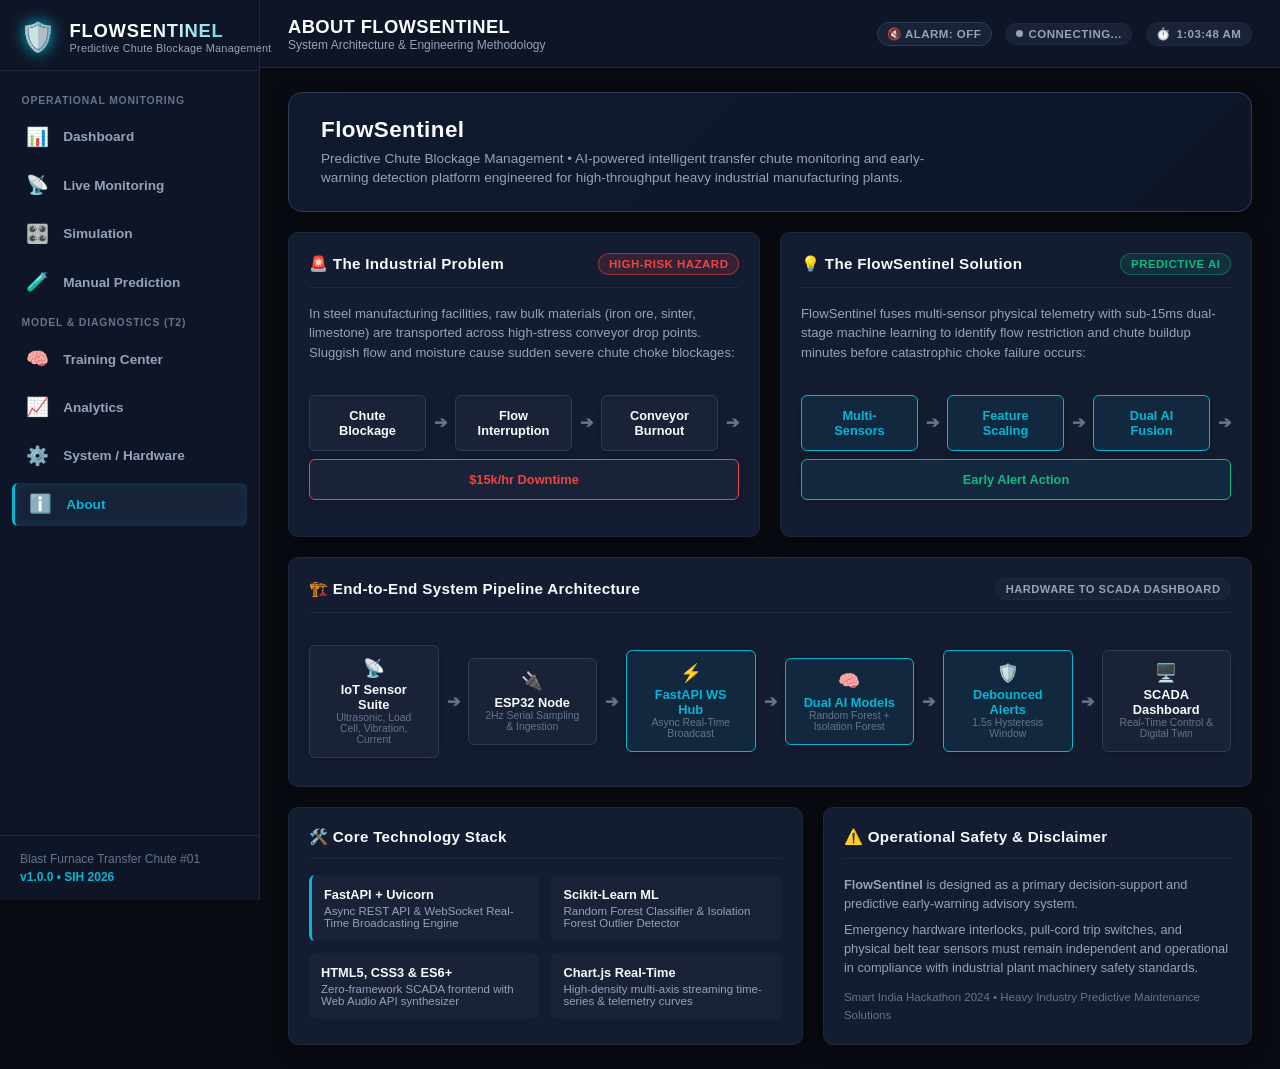
<file: team1-frontend/about.html>
<!DOCTYPE html>
<html lang="en">
<head>
  <meta charset="UTF-8">
  <meta name="viewport" content="width=device-width, initial-scale=1.0">
  <title>FlowSentinel - About the System</title>
  
  <!-- CSS Stylesheets -->
  <link rel="stylesheet" href="css/styles.css">
</head>
<body>

  <div id="app-root">
    <!-- Shared Sidebar Container -->
    <div id="sidebar-container"></div>

    <!-- Main Content Area -->
    <div class="fs-main-wrapper">
      <!-- Shared Header Container -->
      <div id="header-container"></div>

      <!-- Main About Viewport -->
      <main class="fs-content">

        <!-- 1. Hero Overview -->
        <section class="hero-banner">
          <div class="hero-content">
            <h2>FlowSentinel</h2>
            <p>Predictive Chute Blockage Management • AI-powered intelligent transfer chute monitoring and early-warning detection platform engineered for high-throughput heavy industrial manufacturing plants.</p>
          </div>
        </section>

        <!-- 2. The Operational Problem vs Solution -->
        <div style="display: grid; grid-template-columns: 1fr 1fr; gap: 1.25rem;">
          
          <!-- The Problem -->
          <section class="card">
            <div class="card-header">
              <h3>🚨 The Industrial Problem</h3>
              <span class="badge critical">HIGH-RISK HAZARD</span>
            </div>

            <p style="font-size: 0.82rem; color: var(--fs-text-secondary); line-height: 1.5;">
              In steel manufacturing facilities, raw bulk materials (iron ore, sinter, limestone) are transported across high-stress conveyor drop points. Sluggish flow and moisture cause sudden severe chute choke blockages:
            </p>

            <div class="flow-diagram">
              <div class="flow-node">Chute Blockage</div>
              <div class="flow-arrow">➔</div>
              <div class="flow-node">Flow Interruption</div>
              <div class="flow-arrow">➔</div>
              <div class="flow-node">Conveyor Burnout</div>
              <div class="flow-arrow">➔</div>
              <div class="flow-node" style="border-color: var(--fs-status-critical); color: var(--fs-status-critical);">$15k/hr Downtime</div>
            </div>
          </section>

          <!-- The Solution -->
          <section class="card">
            <div class="card-header">
              <h3>💡 The FlowSentinel Solution</h3>
              <span class="badge normal">PREDICTIVE AI</span>
            </div>

            <p style="font-size: 0.82rem; color: var(--fs-text-secondary); line-height: 1.5;">
              FlowSentinel fuses multi-sensor physical telemetry with sub-15ms dual-stage machine learning to identify flow restriction and chute buildup minutes before catastrophic choke failure occurs:
            </p>

            <div class="flow-diagram">
              <div class="flow-node highlight">Multi-Sensors</div>
              <div class="flow-arrow">➔</div>
              <div class="flow-node highlight">Feature Scaling</div>
              <div class="flow-arrow">➔</div>
              <div class="flow-node highlight">Dual AI Fusion</div>
              <div class="flow-arrow">➔</div>
              <div class="flow-node highlight" style="border-color: var(--fs-status-normal); color: var(--fs-status-normal);">Early Alert Action</div>
            </div>
          </section>
        </div>

        <!-- 3. Full System Engineering Architecture Flow -->
        <section class="card">
          <div class="card-header">
            <h3>🏗️ End-to-End System Pipeline Architecture</h3>
            <span class="badge" style="font-size: 0.7rem;">HARDWARE TO SCADA DASHBOARD</span>
          </div>

          <div style="display: flex; flex-direction: column; gap: 1rem; margin-top: 0.5rem;">
            <div class="flow-diagram" style="padding: 0.5rem 0;">
              <div class="flow-node">
                <div style="font-size: 1.1rem; margin-bottom: 0.2rem;">📡</div>
                <div>IoT Sensor Suite</div>
                <div style="font-size: 0.65rem; color: var(--fs-text-muted); font-weight: 500;">Ultrasonic, Load Cell, Vibration, Current</div>
              </div>
              <div class="flow-arrow">➔</div>
              <div class="flow-node">
                <div style="font-size: 1.1rem; margin-bottom: 0.2rem;">🔌</div>
                <div>ESP32 Node</div>
                <div style="font-size: 0.65rem; color: var(--fs-text-muted); font-weight: 500;">2Hz Serial Sampling & Ingestion</div>
              </div>
              <div class="flow-arrow">➔</div>
              <div class="flow-node highlight">
                <div style="font-size: 1.1rem; margin-bottom: 0.2rem;">⚡</div>
                <div>FastAPI WS Hub</div>
                <div style="font-size: 0.65rem; color: var(--fs-text-muted); font-weight: 500;">Async Real-Time Broadcast</div>
              </div>
              <div class="flow-arrow">➔</div>
              <div class="flow-node highlight">
                <div style="font-size: 1.1rem; margin-bottom: 0.2rem;">🧠</div>
                <div>Dual AI Models</div>
                <div style="font-size: 0.65rem; color: var(--fs-text-muted); font-weight: 500;">Random Forest + Isolation Forest</div>
              </div>
              <div class="flow-arrow">➔</div>
              <div class="flow-node highlight">
                <div style="font-size: 1.1rem; margin-bottom: 0.2rem;">🛡️</div>
                <div>Debounced Alerts</div>
                <div style="font-size: 0.65rem; color: var(--fs-text-muted); font-weight: 500;">1.5s Hysteresis Window</div>
              </div>
              <div class="flow-arrow">➔</div>
              <div class="flow-node">
                <div style="font-size: 1.1rem; margin-bottom: 0.2rem;">🖥️</div>
                <div>SCADA Dashboard</div>
                <div style="font-size: 0.65rem; color: var(--fs-text-muted); font-weight: 500;">Real-Time Control & Digital Twin</div>
              </div>
            </div>
          </div>
        </section>

        <!-- 4. Verified Technology Stack & Industrial Disclaimer -->
        <div style="display: grid; grid-template-columns: 1.2fr 1fr; gap: 1.25rem;">
          
          <section class="card">
            <div class="card-header">
              <h3>🛠️ Core Technology Stack</h3>
            </div>
            <div style="display: grid; grid-template-columns: repeat(2, 1fr); gap: 0.75rem; font-size: 0.8rem;">
              <div style="background: var(--fs-bg-input); padding: 0.75rem; border-radius: var(--fs-radius-sm); border-left: 3px solid var(--fs-accent-cyan);">
                <div style="font-weight: 700; color: var(--fs-text-primary);">FastAPI + Uvicorn</div>
                <div style="font-size: 0.72rem; color: var(--fs-text-secondary); margin-top: 0.2rem;">Async REST API & WebSocket Real-Time Broadcasting Engine</div>
              </div>
              <div style="background: var(--fs-bg-input); padding: 0.75rem; border-radius: var(--fs-radius-sm); border-left: 3px solid #f59e0b);">
                <div style="font-weight: 700; color: var(--fs-text-primary);">Scikit-Learn ML</div>
                <div style="font-size: 0.72rem; color: var(--fs-text-secondary); margin-top: 0.2rem;">Random Forest Classifier & Isolation Forest Outlier Detector</div>
              </div>
              <div style="background: var(--fs-bg-input); padding: 0.75rem; border-radius: var(--fs-radius-sm); border-left: 3px solid #10b981);">
                <div style="font-weight: 700; color: var(--fs-text-primary);">HTML5, CSS3 & ES6+</div>
                <div style="font-size: 0.72rem; color: var(--fs-text-secondary); margin-top: 0.2rem;">Zero-framework SCADA frontend with Web Audio API synthesizer</div>
              </div>
              <div style="background: var(--fs-bg-input); padding: 0.75rem; border-radius: var(--fs-radius-sm); border-left: 3px solid #a855f7);">
                <div style="font-weight: 700; color: var(--fs-text-primary);">Chart.js Real-Time</div>
                <div style="font-size: 0.72rem; color: var(--fs-text-secondary); margin-top: 0.2rem;">High-density multi-axis streaming time-series & telemetry curves</div>
              </div>
            </div>
          </section>

          <section class="card">
            <div class="card-header">
              <h3>⚠️ Operational Safety & Disclaimer</h3>
            </div>
            <div style="font-size: 0.8rem; color: var(--fs-text-secondary); line-height: 1.5;">
              <p>
                <strong>FlowSentinel</strong> is designed as a primary decision-support and predictive early-warning advisory system. 
              </p>
              <p style="margin-top: 0.4rem;">
                Emergency hardware interlocks, pull-cord trip switches, and physical belt tear sensors must remain independent and operational in compliance with industrial plant machinery safety standards.
              </p>
              <div style="margin-top: 0.75rem; font-size: 0.72rem; color: var(--fs-text-muted);">
                Smart India Hackathon 2024 • Heavy Industry Predictive Maintenance Solutions
              </div>
            </div>
          </section>

        </div>

      </main>
    </div>
  </div>

  <!-- Shared & Page Scripts -->
  <script src="js/navigation.js"></script>
  <script src="js/api.js"></script>
  <script src="js/about.js"></script>
</body>
</html>
</file>
<file: team1-frontend/css/styles.css>
/* ==========================================================================
   FlowSentinel - Design System & Global Stylesheet
   Product: FlowSentinel (Predictive Chute Blockage Management)
   ========================================================================== */

:root {
  /* Surface & Backgrounds */
  --fs-bg-base: #080b11;
  --fs-bg-surface: #0e1526;
  --fs-bg-card: #131c31;
  --fs-bg-card-hover: #18243e;
  --fs-bg-input: #192237;
  --fs-bg-input-focus: #1f2b45;
  
  /* Borders & Dividers */
  --fs-border-subtle: #1e293b;
  --fs-border-medium: #2c3c58;
  --fs-border-focus: #38bdf8;
  --fs-border-glow: rgba(56, 189, 248, 0.4);
  
  /* Typography */
  --fs-text-primary: #f8fafc;
  --fs-text-secondary: #94a3b8;
  --fs-text-muted: #64748b;
  --fs-font-sans: -apple-system, BlinkMacSystemFont, "Segoe UI", Roboto, Helvetica, Arial, sans-serif;
  --fs-font-mono: "JetBrains Mono", "Fira Code", Consolas, "Courier New", monospace;
  
  /* Risk & Status Colors */
  --fs-status-normal: #10b981;    /* 0 - 30% Risk */
  --fs-status-normal-glow: rgba(16, 185, 129, 0.3);
  --fs-status-warning: #f59e0b;   /* 30 - 60% Risk */
  --fs-status-warning-glow: rgba(245, 158, 11, 0.3);
  --fs-status-high: #f97316;      /* 60 - 80% Risk */
  --fs-status-high-glow: rgba(249, 115, 22, 0.35);
  --fs-status-critical: #ef4444;  /* 80 - 100% Risk */
  --fs-status-critical-glow: rgba(239, 68, 68, 0.45);
  --fs-status-anomaly: #a855f7;   /* Out of Distribution */
  --fs-status-anomaly-glow: rgba(168, 85, 247, 0.35);
  
  /* Connectivity */
  --fs-status-online: #10b981;
  --fs-status-offline: #ef4444;
  --fs-status-connecting: #38bdf8;
  
  /* Brand Accents */
  --fs-accent-cyan: #06b6d4;
  --fs-accent-blue: #3b82f6;
  --fs-accent-glow: rgba(6, 182, 212, 0.25);
  
  /* Dimensions & Spacing */
  --fs-sidebar-width: 260px;
  --fs-sidebar-collapsed: 72px;
  --fs-header-height: 68px;
  --fs-radius-sm: 6px;
  --fs-radius-md: 10px;
  --fs-radius-lg: 14px;
  --fs-shadow-card: 0 4px 20px rgba(0, 0, 0, 0.35);
  --fs-shadow-glow: 0 0 20px rgba(6, 182, 212, 0.2);
}

/* Base Resets */
* {
  box-sizing: border-box;
  margin: 0;
  padding: 0;
}

body {
  background-color: var(--fs-bg-base);
  color: var(--fs-text-primary);
  font-family: var(--fs-font-sans);
  min-height: 100vh;
  display: flex;
  overflow-x: hidden;
  -webkit-font-smoothing: antialiased;
}

/* ==========================================================================
   App Layout (Sidebar + Main View)
   ========================================================================== */

#app-root {
  display: flex;
  width: 100vw;
  min-height: 100vh;
}

/* Sidebar Styling */
.fs-sidebar {
  width: var(--fs-sidebar-width);
  background-color: var(--fs-bg-surface);
  border-right: 1px solid var(--fs-border-subtle);
  display: flex;
  flex-direction: column;
  flex-shrink: 0;
  transition: width 0.25s cubic-bezier(0.4, 0, 0.2, 1);
  z-index: 100;
  position: sticky;
  top: 0;
  height: 100vh;
}

.fs-brand {
  padding: 1.25rem 1.25rem 1rem;
  display: flex;
  align-items: center;
  gap: 0.85rem;
  border-bottom: 1px solid var(--fs-border-subtle);
}

.fs-brand-logo {
  font-size: 1.8rem;
  line-height: 1;
  display: flex;
  align-items: center;
  justify-content: center;
  filter: drop-shadow(0 0 8px var(--fs-accent-cyan));
}

.fs-brand-info h1 {
  font-size: 1.15rem;
  font-weight: 800;
  letter-spacing: 0.04em;
  color: var(--fs-text-primary);
  text-transform: uppercase;
  background: linear-gradient(135deg, #ffffff 40%, var(--fs-accent-cyan) 100%);
  -webkit-background-clip: text;
  -webkit-text-fill-color: transparent;
}

.fs-brand-info p {
  font-size: 0.68rem;
  color: var(--fs-text-secondary);
  font-weight: 500;
  letter-spacing: 0.02em;
  white-space: nowrap;
}

/* Navigation Links */
.fs-nav {
  padding: 1rem 0.75rem;
  flex: 1;
  overflow-y: auto;
  display: flex;
  flex-direction: column;
  gap: 0.35rem;
}

.fs-nav-section-title {
  font-size: 0.65rem;
  font-weight: 700;
  text-transform: uppercase;
  letter-spacing: 0.08em;
  color: var(--fs-text-muted);
  padding: 0.5rem 0.6rem 0.25rem;
}

.fs-nav-item {
  display: flex;
  align-items: center;
  gap: 0.85rem;
  padding: 0.65rem 0.85rem;
  color: var(--fs-text-secondary);
  text-decoration: none;
  font-size: 0.85rem;
  font-weight: 600;
  border-radius: var(--fs-radius-sm);
  transition: all 0.15s ease;
  position: relative;
}

.fs-nav-item:hover {
  background-color: var(--fs-bg-card-hover);
  color: var(--fs-text-primary);
}

.fs-nav-item.active {
  background-color: #162238;
  color: var(--fs-accent-cyan);
  border-left: 3px solid var(--fs-accent-cyan);
  box-shadow: inset 0 0 12px rgba(6, 182, 212, 0.15);
}

.fs-nav-icon {
  font-size: 1.15rem;
  min-width: 1.5rem;
  display: inline-flex;
  justify-content: center;
}

.fs-sidebar-footer {
  padding: 1rem 1.25rem;
  border-top: 1px solid var(--fs-border-subtle);
  font-size: 0.75rem;
  color: var(--fs-text-muted);
  display: flex;
  flex-direction: column;
  gap: 0.25rem;
}

/* Main Content Area */
.fs-main-wrapper {
  flex: 1;
  display: flex;
  flex-direction: column;
  min-width: 0;
  background-color: var(--fs-bg-base);
}

/* Top Header */
.fs-header {
  height: var(--fs-header-height);
  background-color: var(--fs-bg-surface);
  border-bottom: 1px solid var(--fs-border-subtle);
  display: flex;
  align-items: center;
  justify-content: space-between;
  padding: 0 1.75rem;
  position: sticky;
  top: 0;
  z-index: 90;
}

.fs-header-title h2 {
  font-size: 1.15rem;
  font-weight: 700;
  letter-spacing: 0.02em;
  color: var(--fs-text-primary);
}

.fs-header-title p {
  font-size: 0.75rem;
  color: var(--fs-text-secondary);
}

.fs-header-actions {
  display: flex;
  align-items: center;
  gap: 0.85rem;
}

/* Main Viewport Container */
.fs-content {
  flex: 1;
  padding: 1.5rem 1.75rem;
  display: flex;
  flex-direction: column;
  gap: 1.25rem;
  max-width: 1600px;
  width: 100%;
  margin: 0 auto;
}

/* ==========================================================================
   Component System: Cards & Surfaces
   ========================================================================== */

.card {
  background-color: var(--fs-bg-card);
  border: 1px solid var(--fs-border-subtle);
  border-radius: var(--fs-radius-md);
  padding: 1.25rem;
  box-shadow: var(--fs-shadow-card);
  display: flex;
  flex-direction: column;
  gap: 1rem;
  transition: border-color 0.2s ease, box-shadow 0.2s ease;
  position: relative;
}

.card:hover {
  border-color: var(--fs-border-medium);
}

.card-header {
  display: flex;
  align-items: center;
  justify-content: space-between;
  border-bottom: 1px solid var(--fs-border-subtle);
  padding-bottom: 0.75rem;
}

.card-header h3 {
  font-size: 0.95rem;
  font-weight: 700;
  letter-spacing: 0.02em;
  display: flex;
  align-items: center;
  gap: 0.5rem;
  color: var(--fs-text-primary);
}

.card-header-actions {
  display: flex;
  align-items: center;
  gap: 0.5rem;
}

/* ==========================================================================
   KPI Cards & Metric Grids
   ========================================================================== */

.kpi-grid {
  display: grid;
  grid-template-columns: repeat(4, 1fr);
  gap: 1.25rem;
}

.kpi-card {
  background: var(--fs-bg-card);
  border: 1px solid var(--fs-border-subtle);
  border-radius: var(--fs-radius-md);
  padding: 1.15rem;
  display: flex;
  flex-direction: column;
  gap: 0.4rem;
  position: relative;
  overflow: hidden;
}

.kpi-card::before {
  content: "";
  position: absolute;
  top: 0;
  left: 0;
  width: 4px;
  height: 100%;
  background-color: var(--fs-border-medium);
}

.kpi-card.normal::before { background-color: var(--fs-status-normal); }
.kpi-card.warning::before { background-color: var(--fs-status-warning); }
.kpi-card.high::before { background-color: var(--fs-status-high); }
.kpi-card.critical::before { background-color: var(--fs-status-critical); }
.kpi-card.anomaly::before { background-color: var(--fs-status-anomaly); }

.kpi-label {
  font-size: 0.72rem;
  font-weight: 700;
  text-transform: uppercase;
  letter-spacing: 0.06em;
  color: var(--fs-text-muted);
}

.kpi-value-row {
  display: flex;
  align-items: baseline;
  justify-content: space-between;
}

.kpi-value {
  font-size: 1.75rem;
  font-weight: 800;
  color: var(--fs-text-primary);
  font-family: var(--fs-font-mono);
}

.kpi-subtext {
  font-size: 0.75rem;
  color: var(--fs-text-secondary);
  display: flex;
  align-items: center;
  gap: 0.35rem;
}

/* ==========================================================================
   Sensor Grid & Sensor Cards
   ========================================================================== */

.sensor-grid {
  display: grid;
  grid-template-columns: repeat(4, 1fr);
  gap: 1.25rem;
}

.sensor-card {
  background: var(--fs-bg-card);
  border: 1px solid var(--fs-border-subtle);
  border-radius: var(--fs-radius-md);
  padding: 1.1rem;
  display: flex;
  flex-direction: column;
  gap: 0.6rem;
}

.sensor-card-header {
  display: flex;
  justify-content: space-between;
  align-items: center;
}

.sensor-title {
  font-size: 0.8rem;
  font-weight: 700;
  color: var(--fs-text-secondary);
  display: flex;
  align-items: center;
  gap: 0.4rem;
}

.sensor-value-group {
  display: flex;
  align-items: baseline;
  gap: 0.35rem;
}

.sensor-value {
  font-size: 1.5rem;
  font-weight: 800;
  color: var(--fs-text-primary);
  font-family: var(--fs-font-mono);
}

.sensor-unit {
  font-size: 0.85rem;
  font-weight: 600;
  color: var(--fs-text-muted);
}

.sensor-meta-row {
  display: flex;
  justify-content: space-between;
  align-items: center;
  font-size: 0.72rem;
  color: var(--fs-text-muted);
  border-top: 1px solid var(--fs-border-subtle);
  padding-top: 0.5rem;
}

/* ==========================================================================
   Buttons System
   ========================================================================== */

.btn {
  display: inline-flex;
  align-items: center;
  justify-content: center;
  gap: 0.5rem;
  font-family: var(--fs-font-sans);
  font-size: 0.82rem;
  font-weight: 600;
  padding: 0.55rem 1rem;
  border-radius: var(--fs-radius-sm);
  border: 1px solid transparent;
  cursor: pointer;
  transition: all 0.15s ease;
  text-decoration: none;
  line-height: 1.2;
}

.btn-primary {
  background-color: var(--fs-accent-blue);
  color: #ffffff;
  border-color: #2563eb;
  box-shadow: 0 2px 8px rgba(59, 130, 246, 0.3);
}

.btn-primary:hover {
  background-color: #2563eb;
  box-shadow: 0 4px 14px rgba(59, 130, 246, 0.45);
}

.btn-secondary {
  background-color: var(--fs-bg-input);
  color: var(--fs-text-primary);
  border-color: var(--fs-border-medium);
}

.btn-secondary:hover {
  background-color: var(--fs-bg-card-hover);
  border-color: var(--fs-border-focus);
}

.btn-danger {
  background-color: rgba(239, 68, 68, 0.15);
  color: var(--fs-status-critical);
  border-color: rgba(239, 68, 68, 0.4);
}

.btn-danger:hover {
  background-color: var(--fs-status-critical);
  color: #ffffff;
}

.btn-success {
  background-color: rgba(16, 185, 129, 0.15);
  color: var(--fs-status-normal);
  border-color: rgba(16, 185, 129, 0.4);
}

.btn-success:hover {
  background-color: var(--fs-status-normal);
  color: #ffffff;
}

.btn-ghost {
  background: transparent;
  color: var(--fs-text-secondary);
  border-color: transparent;
}

.btn-ghost:hover {
  background-color: var(--fs-bg-card-hover);
  color: var(--fs-text-primary);
}

.btn-icon {
  padding: 0.5rem;
  border-radius: var(--fs-radius-sm);
  font-size: 1rem;
}

.btn:disabled, .btn.disabled {
  opacity: 0.5;
  cursor: not-allowed;
  pointer-events: none;
}

.btn.is-loading {
  position: relative;
  color: transparent !important;
  pointer-events: none;
}

.btn.is-loading::after {
  content: "";
  position: absolute;
  width: 14px;
  height: 14px;
  top: calc(50% - 7px);
  left: calc(50% - 7px);
  border: 2px solid #ffffff;
  border-top-color: transparent;
  border-radius: 50%;
  animation: fs-spin 0.6s linear infinite;
}

@keyframes fs-spin {
  to { transform: rotate(360deg); }
}

/* ==========================================================================
   Status & Badge System
   ========================================================================== */

.badge {
  display: inline-flex;
  align-items: center;
  gap: 0.35rem;
  padding: 0.25rem 0.6rem;
  border-radius: 9999px;
  font-size: 0.72rem;
  font-weight: 700;
  text-transform: uppercase;
  letter-spacing: 0.04em;
  background-color: var(--fs-bg-input);
  border: 1px solid var(--fs-border-subtle);
  color: var(--fs-text-secondary);
}

.badge.normal {
  border-color: rgba(16, 185, 129, 0.4);
  background-color: rgba(16, 185, 129, 0.12);
  color: var(--fs-status-normal);
}

.badge.warning {
  border-color: rgba(245, 158, 11, 0.4);
  background-color: rgba(245, 158, 11, 0.12);
  color: var(--fs-status-warning);
}

.badge.high {
  border-color: rgba(249, 115, 22, 0.4);
  background-color: rgba(249, 115, 22, 0.12);
  color: var(--fs-status-high);
}

.badge.critical {
  border-color: rgba(239, 68, 68, 0.5);
  background-color: rgba(239, 68, 68, 0.15);
  color: var(--fs-status-critical);
}

.badge.anomaly {
  border-color: rgba(168, 85, 247, 0.5);
  background-color: rgba(168, 85, 247, 0.15);
  color: var(--fs-status-anomaly);
}

.badge.online {
  border-color: rgba(16, 185, 129, 0.4);
  color: var(--fs-status-online);
}

.badge.offline {
  border-color: rgba(239, 68, 68, 0.4);
  color: var(--fs-status-offline);
}

.pulse-dot {
  width: 7px;
  height: 7px;
  border-radius: 50%;
  background-color: currentColor;
  animation: fs-pulse 1.6s infinite ease-in-out;
}

@keyframes fs-pulse {
  0% { opacity: 1; transform: scale(1); }
  50% { opacity: 0.3; transform: scale(1.3); }
  100% { opacity: 1; transform: scale(1); }
}

/* ==========================================================================
   Hero & Alert Banner
   ========================================================================== */

.hero-banner {
  background: linear-gradient(135deg, #101a2f 0%, #0d1527 100%);
  border: 1px solid var(--fs-border-medium);
  border-radius: var(--fs-radius-lg);
  padding: 1.5rem 2rem;
  display: flex;
  justify-content: space-between;
  align-items: center;
  position: relative;
  overflow: hidden;
  box-shadow: var(--fs-shadow-card);
}

.hero-content h2 {
  font-size: 1.4rem;
  font-weight: 800;
  letter-spacing: 0.02em;
  color: var(--fs-text-primary);
}

.hero-content p {
  font-size: 0.85rem;
  color: var(--fs-text-secondary);
  max-width: 650px;
  margin-top: 0.35rem;
  line-height: 1.4;
}

.hero-actions {
  display: flex;
  gap: 0.75rem;
}

/* Status Banner */
.status-banner {
  padding: 1.25rem 1.5rem;
  border-radius: var(--fs-radius-md);
  display: flex;
  justify-content: space-between;
  align-items: center;
  background: var(--fs-bg-card);
  border: 2px solid var(--fs-status-normal);
  box-shadow: 0 0 25px var(--fs-status-normal-glow);
  transition: all 0.3s ease;
}

.status-banner.normal {
  border-color: var(--fs-status-normal);
  box-shadow: 0 0 25px var(--fs-status-normal-glow);
}

.status-banner.warning {
  border-color: var(--fs-status-warning);
  box-shadow: 0 0 25px var(--fs-status-warning-glow);
}

.status-banner.high {
  border-color: var(--fs-status-high);
  box-shadow: 0 0 30px var(--fs-status-high-glow);
}

.status-banner.critical {
  border-color: var(--fs-status-critical);
  box-shadow: 0 0 35px var(--fs-status-critical-glow);
  animation: banner-flash 1.2s infinite alternate;
}

.status-banner.anomaly {
  border-color: var(--fs-status-anomaly);
  box-shadow: 0 0 30px var(--fs-status-anomaly-glow);
}

@keyframes banner-flash {
  0% { box-shadow: 0 0 15px rgba(239, 68, 68, 0.3); }
  100% { box-shadow: 0 0 45px rgba(239, 68, 68, 0.85); }
}

.status-main {
  display: flex;
  align-items: center;
  gap: 1.25rem;
}

.status-indicator-icon {
  font-size: 2.2rem;
}

.status-text-group h3 {
  font-size: 1.3rem;
  font-weight: 800;
  letter-spacing: 0.03em;
}

.status-text-group p {
  font-size: 0.85rem;
  color: var(--fs-text-secondary);
  margin-top: 0.2rem;
}

/* ==========================================================================
   Chute Digital Twin Cross-Section
   ========================================================================== */

.chute-twin-wrapper {
  display: flex;
  flex-direction: column;
  align-items: center;
  justify-content: center;
  padding: 1rem 0;
}

.chute-graphic {
  position: relative;
  width: 170px;
  height: 220px;
  background: #0b1120;
  border: 3px solid #334155;
  clip-path: polygon(12% 0%, 88% 0%, 75% 100%, 25% 100%);
  overflow: hidden;
  display: flex;
  flex-direction: column-reverse;
  box-shadow: inset 0 0 20px rgba(0, 0, 0, 0.8);
}

.chute-bed-level {
  width: 100%;
  height: 25%;
  background: linear-gradient(180deg, #d97706, #78350f);
  transition: height 0.35s ease, background 0.35s ease;
  position: relative;
}

.chute-sensor-marker {
  position: absolute;
  top: 8px;
  left: 50%;
  transform: translateX(-50%);
  font-size: 0.65rem;
  font-weight: 800;
  color: var(--fs-accent-cyan);
  letter-spacing: 0.05em;
  background: rgba(14, 21, 38, 0.85);
  padding: 2px 6px;
  border-radius: 4px;
  border: 1px solid rgba(6, 182, 212, 0.3);
}

.chute-flow-particles {
  position: absolute;
  top: 0;
  left: 0;
  width: 100%;
  height: 100%;
  pointer-events: none;
}

/* ==========================================================================
   Form Controls, Inputs & Sliders
   ========================================================================== */

.control-group {
  display: flex;
  flex-direction: column;
  gap: 0.4rem;
}

.control-label-row {
  display: flex;
  justify-content: space-between;
  font-size: 0.82rem;
  color: var(--fs-text-secondary);
}

.control-value {
  font-weight: 700;
  font-family: var(--fs-font-mono);
  color: var(--fs-accent-cyan);
}

input[type="range"] {
  -webkit-appearance: none;
  width: 100%;
  height: 6px;
  background: var(--fs-bg-input);
  border-radius: 4px;
  outline: none;
}

input[type="range"]::-webkit-slider-thumb {
  -webkit-appearance: none;
  width: 16px;
  height: 16px;
  border-radius: 50%;
  background: var(--fs-accent-cyan);
  cursor: pointer;
  box-shadow: 0 0 10px var(--fs-accent-cyan);
  transition: transform 0.1s;
}

input[type="range"]::-webkit-slider-thumb:hover {
  transform: scale(1.25);
}

.preset-grid {
  display: grid;
  grid-template-columns: repeat(2, 1fr);
  gap: 0.6rem;
}

.btn-preset {
  background: var(--fs-bg-input);
  color: var(--fs-text-primary);
  border: 1px solid var(--fs-border-subtle);
  border-radius: var(--fs-radius-sm);
  padding: 0.6rem 0.5rem;
  font-size: 0.78rem;
  font-weight: 600;
  cursor: pointer;
  display: flex;
  align-items: center;
  justify-content: center;
  gap: 0.4rem;
  transition: all 0.15s ease;
}

.btn-preset:hover {
  background: var(--fs-bg-card-hover);
  border-color: var(--fs-accent-blue);
  transform: translateY(-1px);
}

.btn-preset.active {
  background: #192742;
  border-color: var(--fs-accent-cyan);
  color: var(--fs-accent-cyan);
  box-shadow: 0 0 10px rgba(6, 182, 212, 0.25);
}

/* ==========================================================================
   Audit Log & Alert Lists
   ========================================================================== */

.alert-log-list {
  display: flex;
  flex-direction: column;
  gap: 0.6rem;
  max-height: 280px;
  overflow-y: auto;
}

.alert-item {
  padding: 0.7rem 0.85rem;
  border-radius: var(--fs-radius-sm);
  background: var(--fs-bg-input);
  border-left: 4px solid var(--fs-status-normal);
  font-size: 0.8rem;
  display: flex;
  flex-direction: column;
  gap: 0.25rem;
}

.alert-item.critical { border-left-color: var(--fs-status-critical); }
.alert-item.warning { border-left-color: var(--fs-status-warning); }
.alert-item.high { border-left-color: var(--fs-status-high); }
.alert-item.anomaly { border-left-color: var(--fs-status-anomaly); }

.alert-item-header {
  display: flex;
  justify-content: space-between;
  font-size: 0.7rem;
  color: var(--fs-text-muted);
}

.alert-item-title {
  font-weight: 700;
  color: var(--fs-text-primary);
}

/* ==========================================================================
   Feature Importance & Progress Bars
   ========================================================================== */

.prob-row {
  display: flex;
  flex-direction: column;
  gap: 0.35rem;
  margin-bottom: 0.75rem;
}

.prob-header {
  display: flex;
  justify-content: space-between;
  font-size: 0.78rem;
}

.progress-track {
  width: 100%;
  height: 8px;
  background: var(--fs-bg-input);
  border-radius: 4px;
  overflow: hidden;
}

.progress-fill {
  height: 100%;
  transition: width 0.35s ease;
}

.progress-fill.normal { background: var(--fs-status-normal); }
.progress-fill.warning { background: var(--fs-status-warning); }
.progress-fill.high { background: var(--fs-status-high); }
.progress-fill.critical { background: var(--fs-status-critical); }
.progress-fill.anomaly { background: var(--fs-status-anomaly); }

/* ==========================================================================
   Data Tables & Consoles (Member 2 Additions)
   ========================================================================== */

.fs-table {
  width: 100%;
  border-collapse: collapse;
  font-size: 0.8rem;
  color: var(--fs-text-secondary);
}

.fs-table th {
  background-color: var(--fs-bg-input);
  color: var(--fs-text-primary);
  font-weight: 700;
  text-align: left;
  padding: 0.65rem 0.85rem;
  border-bottom: 1px solid var(--fs-border-medium);
  font-size: 0.72rem;
  text-transform: uppercase;
  letter-spacing: 0.05em;
}

.fs-table td {
  padding: 0.65rem 0.85rem;
  border-bottom: 1px solid var(--fs-border-subtle);
  font-family: var(--fs-font-sans);
}

.fs-table tr:hover td {
  background-color: var(--fs-bg-card-hover);
  color: var(--fs-text-primary);
}

.fs-table td.mono {
  font-family: var(--fs-font-mono);
}

/* Console Log Viewer */
.fs-console {
  background: #070a10;
  border: 1px solid var(--fs-border-subtle);
  border-radius: var(--fs-radius-sm);
  padding: 0.75rem 1rem;
  font-family: var(--fs-font-mono);
  font-size: 0.75rem;
  line-height: 1.6;
  max-height: 280px;
  overflow-y: auto;
  color: #cbd5e1;
}

.fs-console-line {
  display: flex;
  gap: 0.75rem;
}

.fs-console-time {
  color: var(--fs-text-muted);
  user-select: none;
}

.fs-console-comp {
  color: var(--fs-accent-cyan);
  font-weight: 600;
}

.fs-console-info { color: #38bdf8; }
.fs-console-warn { color: #f59e0b; }
.fs-console-err { color: #ef4444; }
.fs-console-ok { color: #10b981; }

/* Modal Confirmation Dialog */
.fs-modal-backdrop {
  position: fixed;
  top: 0;
  left: 0;
  width: 100vw;
  height: 100vh;
  background: rgba(0, 0, 0, 0.75);
  display: flex;
  align-items: center;
  justify-content: center;
  z-index: 999;
  backdrop-filter: blur(4px);
}

.fs-modal {
  background: var(--fs-bg-card);
  border: 1px solid var(--fs-border-medium);
  border-radius: var(--fs-radius-md);
  padding: 1.5rem;
  max-width: 460px;
  width: 90%;
  box-shadow: 0 10px 40px rgba(0, 0, 0, 0.6);
  display: flex;
  flex-direction: column;
  gap: 1rem;
}

.fs-modal-title {
  font-size: 1.1rem;
  font-weight: 800;
  color: var(--fs-text-primary);
  display: flex;
  align-items: center;
  gap: 0.5rem;
}

.fs-modal-body {
  font-size: 0.85rem;
  color: var(--fs-text-secondary);
  line-height: 1.5;
}

.fs-modal-actions {
  display: flex;
  justify-content: flex-end;
  gap: 0.75rem;
  margin-top: 0.5rem;
}

/* Flow Chart Diagrams for About */
.flow-diagram {
  display: flex;
  align-items: center;
  justify-content: space-between;
  gap: 0.5rem;
  flex-wrap: wrap;
  padding: 1rem 0;
}

.flow-node {
  background: var(--fs-bg-input);
  border: 1px solid var(--fs-border-medium);
  padding: 0.75rem 1rem;
  border-radius: var(--fs-radius-sm);
  font-size: 0.8rem;
  font-weight: 700;
  color: var(--fs-text-primary);
  text-align: center;
  flex: 1;
  min-width: 110px;
  box-shadow: 0 2px 8px rgba(0, 0, 0, 0.2);
}

.flow-node.highlight {
  border-color: var(--fs-accent-cyan);
  color: var(--fs-accent-cyan);
  background: rgba(6, 182, 212, 0.08);
}

.flow-arrow {
  color: var(--fs-text-muted);
  font-size: 1rem;
  font-weight: 800;
}

/* ==========================================================================
   Responsive Breakpoints
   ========================================================================== */

@media (max-width: 1200px) {
  .kpi-grid, .sensor-grid {
    grid-template-columns: repeat(2, 1fr);
  }
}

@media (max-width: 880px) {
  .fs-sidebar {
    width: var(--fs-sidebar-collapsed);
  }
  .fs-brand-info, .fs-nav-item span, .fs-nav-section-title, .fs-sidebar-footer {
    display: none;
  }
  .fs-nav-item {
    justify-content: center;
    padding: 0.75rem 0;
  }
  .kpi-grid, .sensor-grid {
    grid-template-columns: 1fr;
  }
  .hero-banner {
    flex-direction: column;
    align-items: flex-start;
    gap: 1rem;
  }
}
</file>
